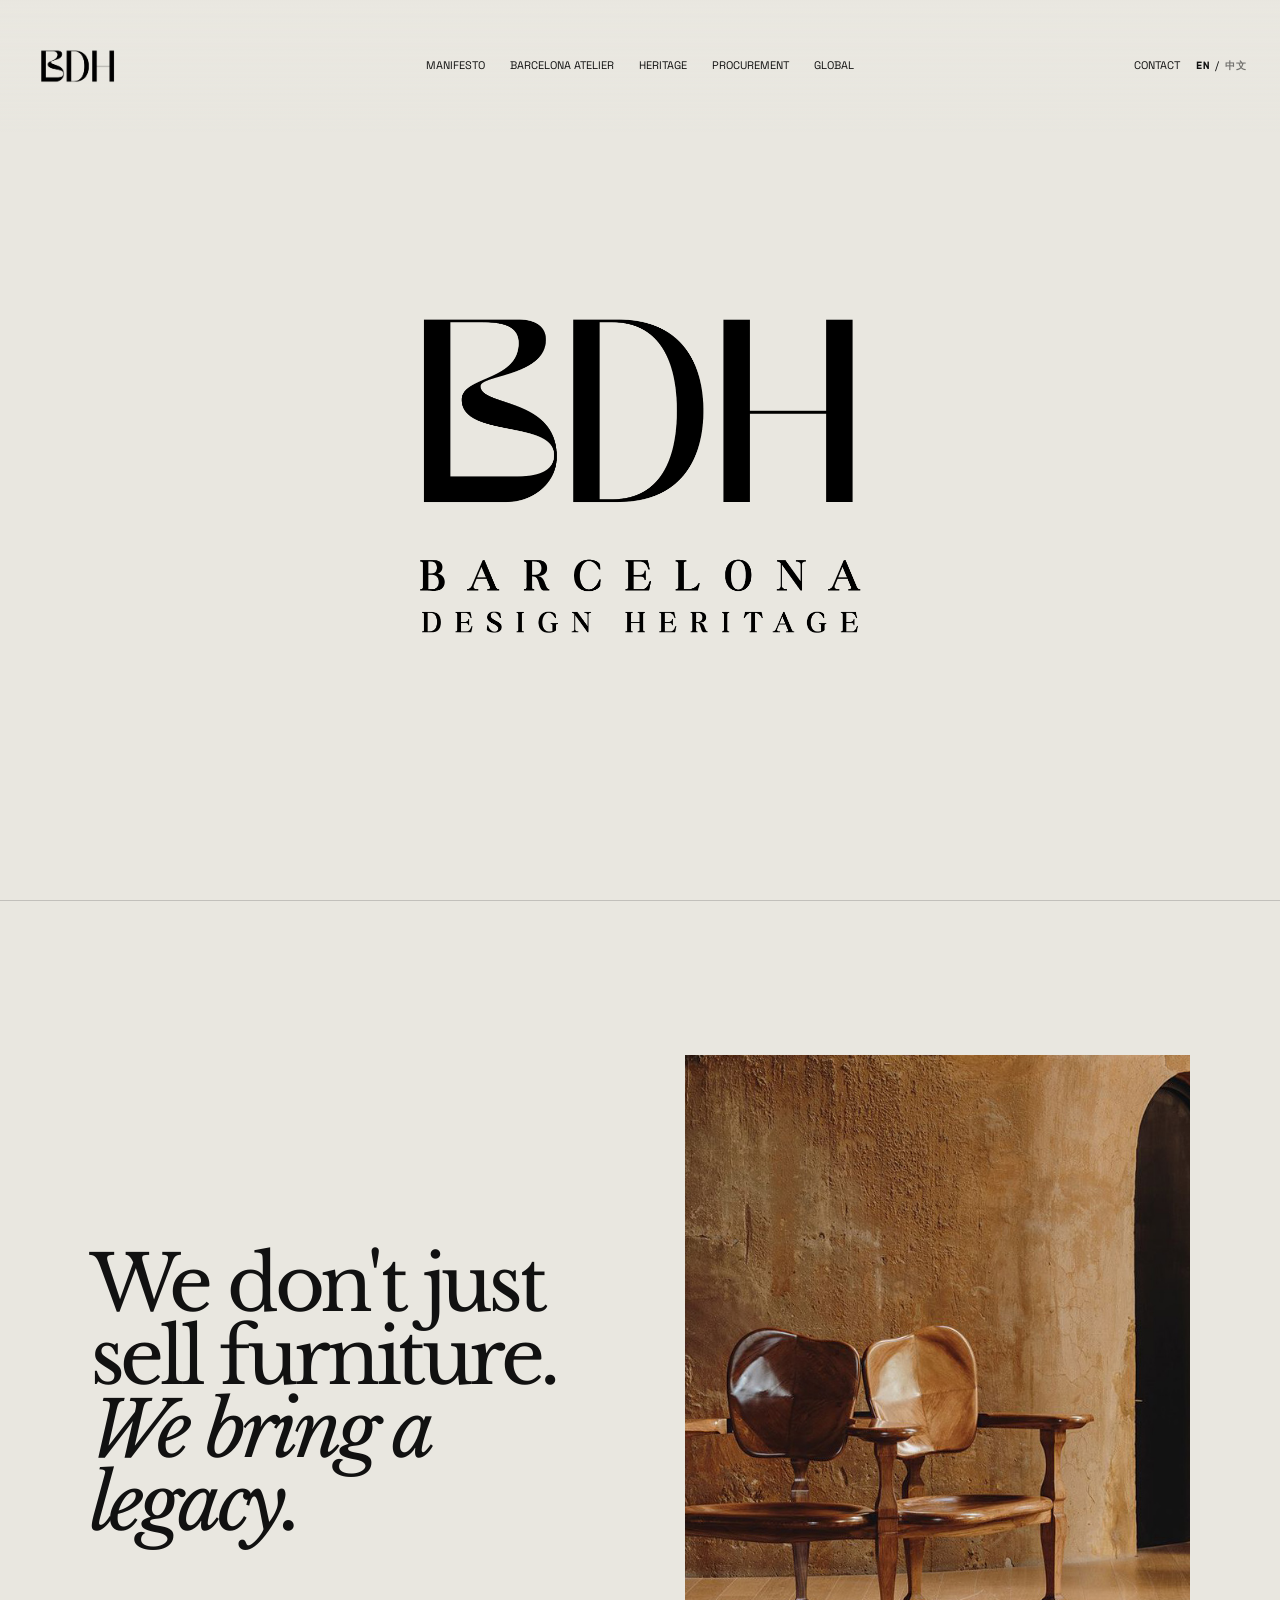
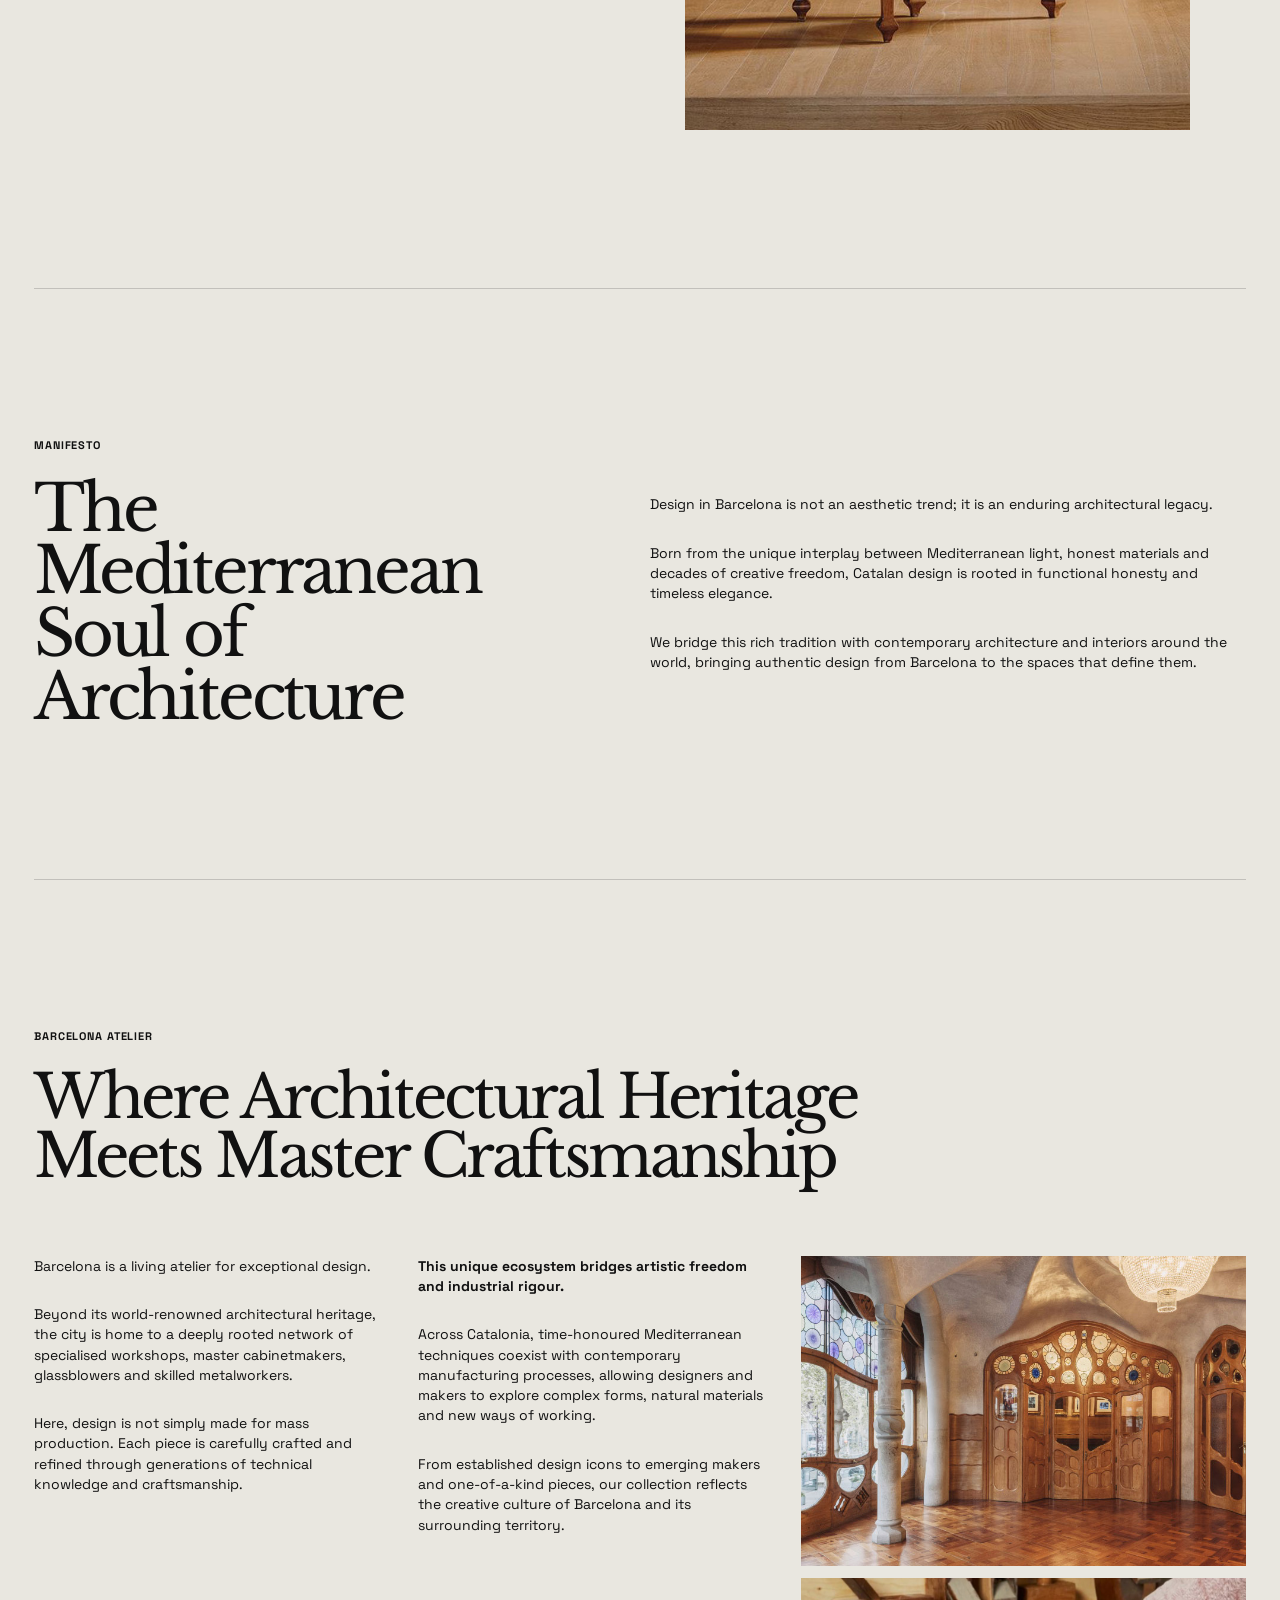
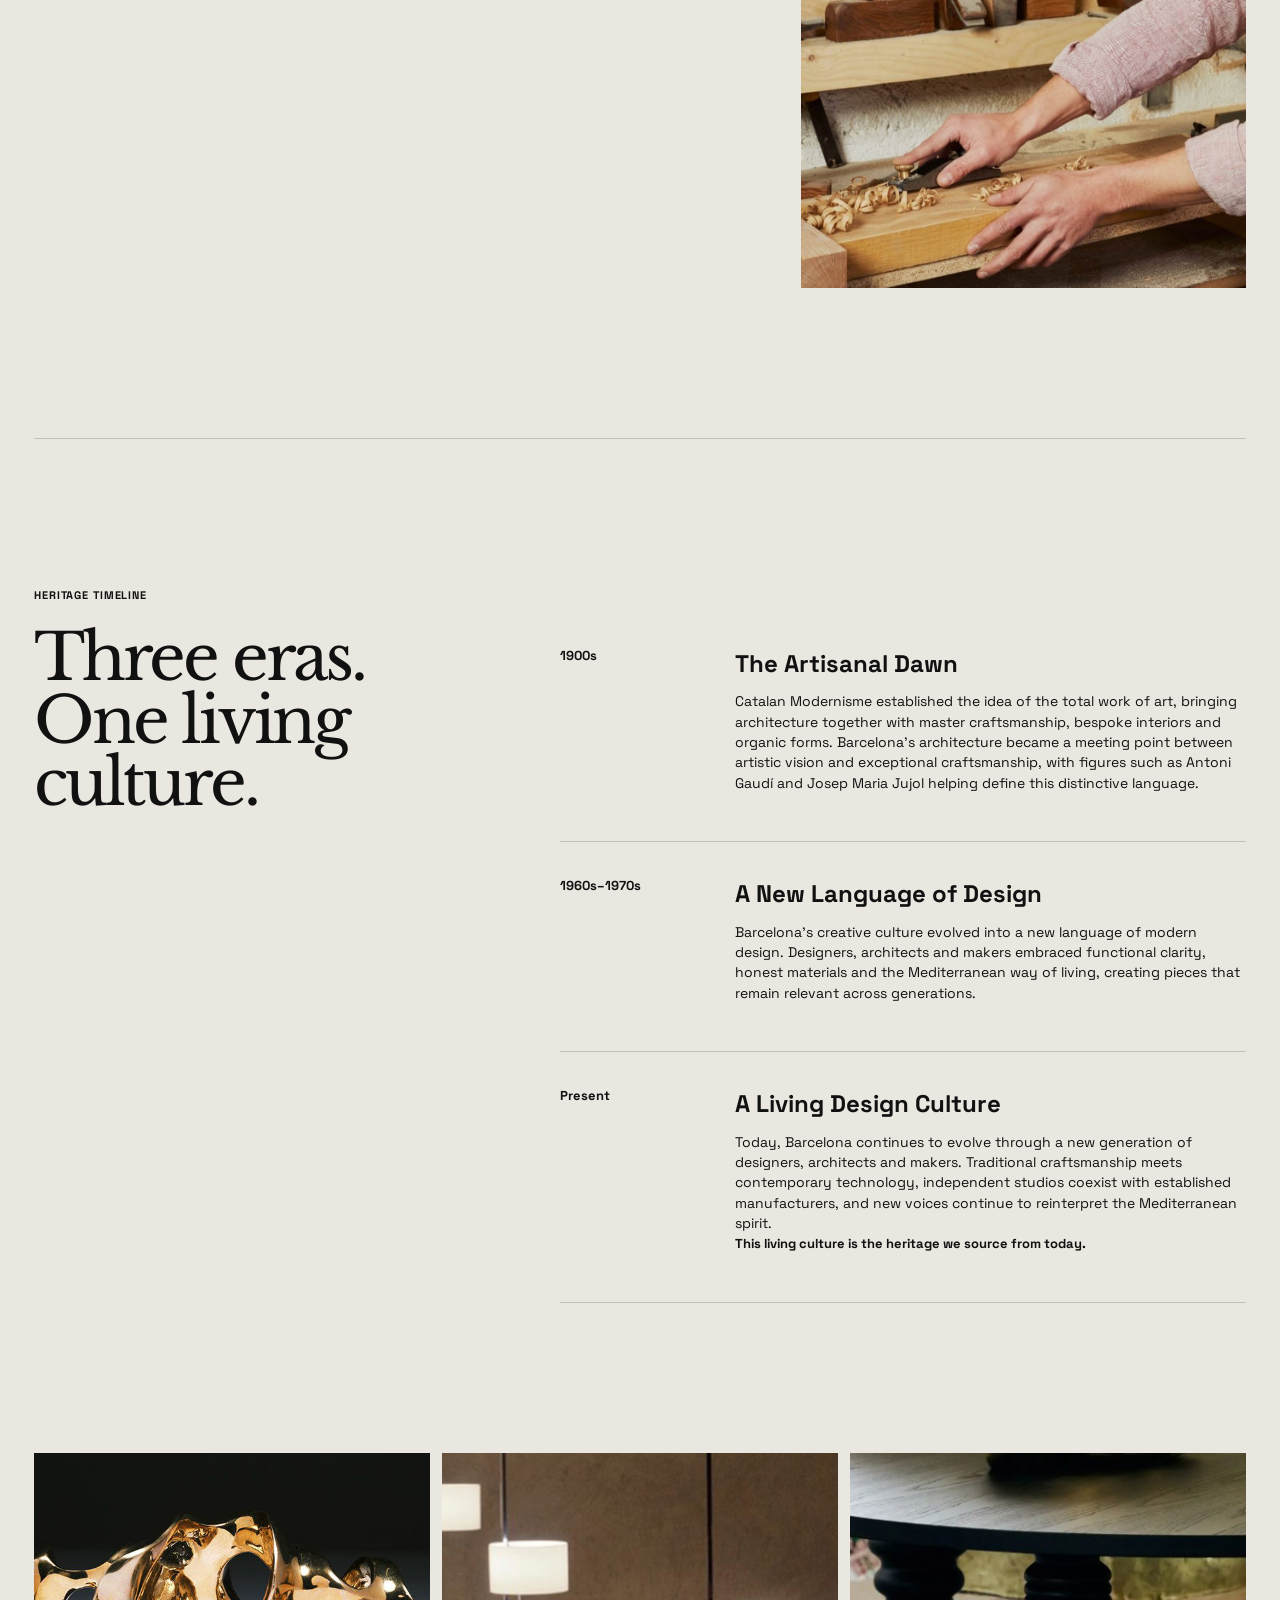
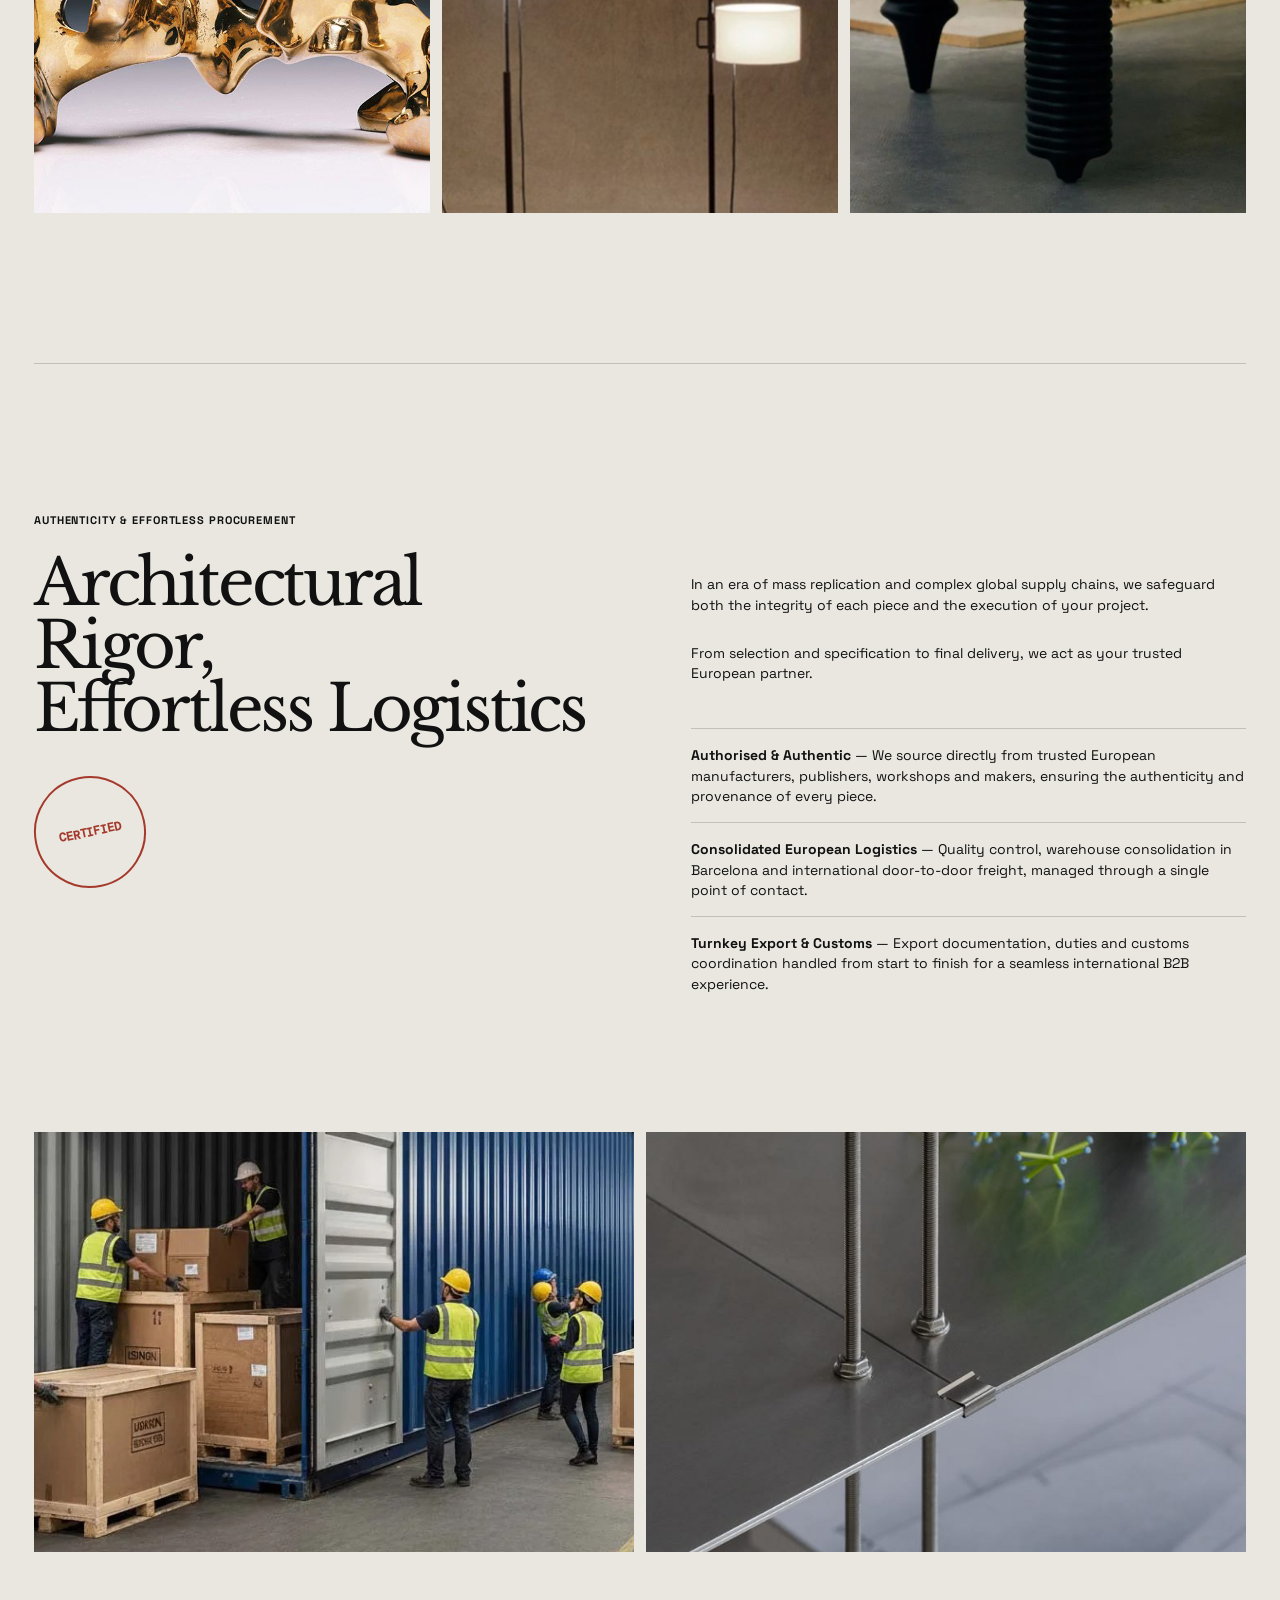
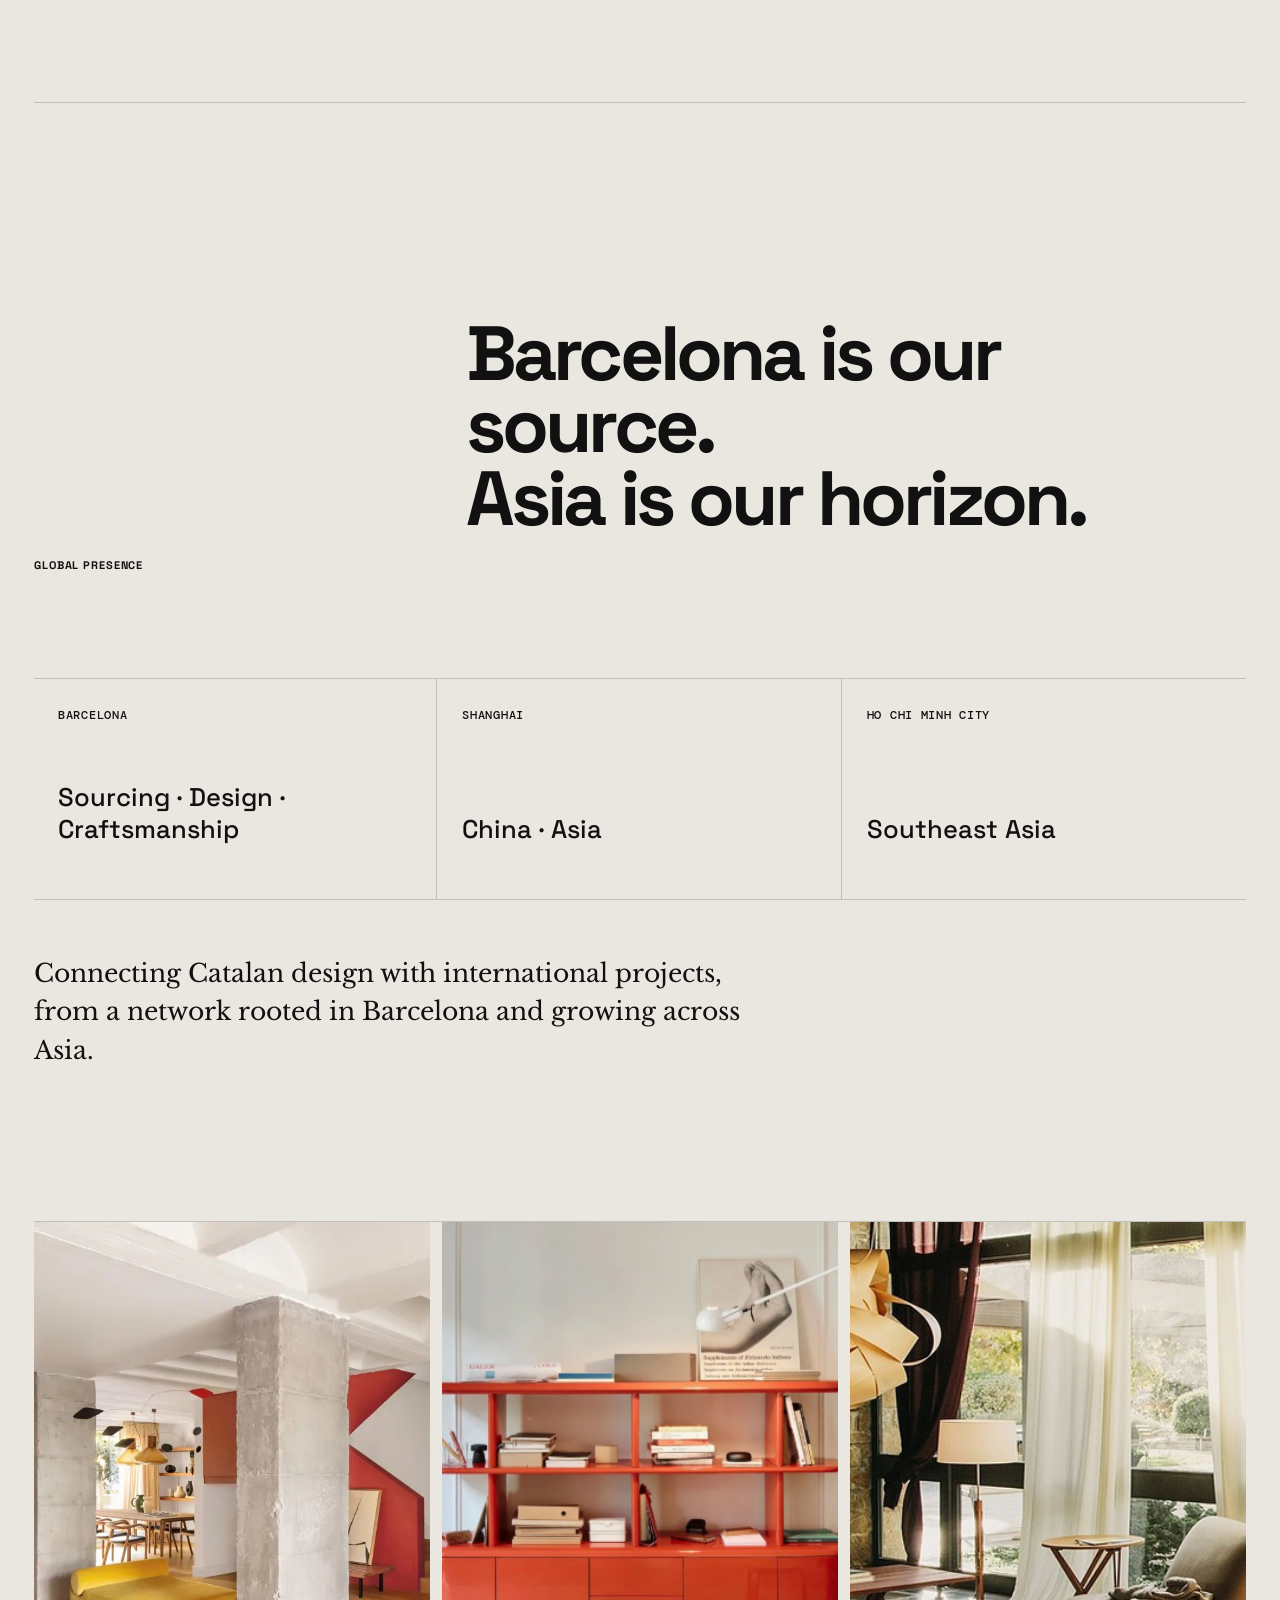
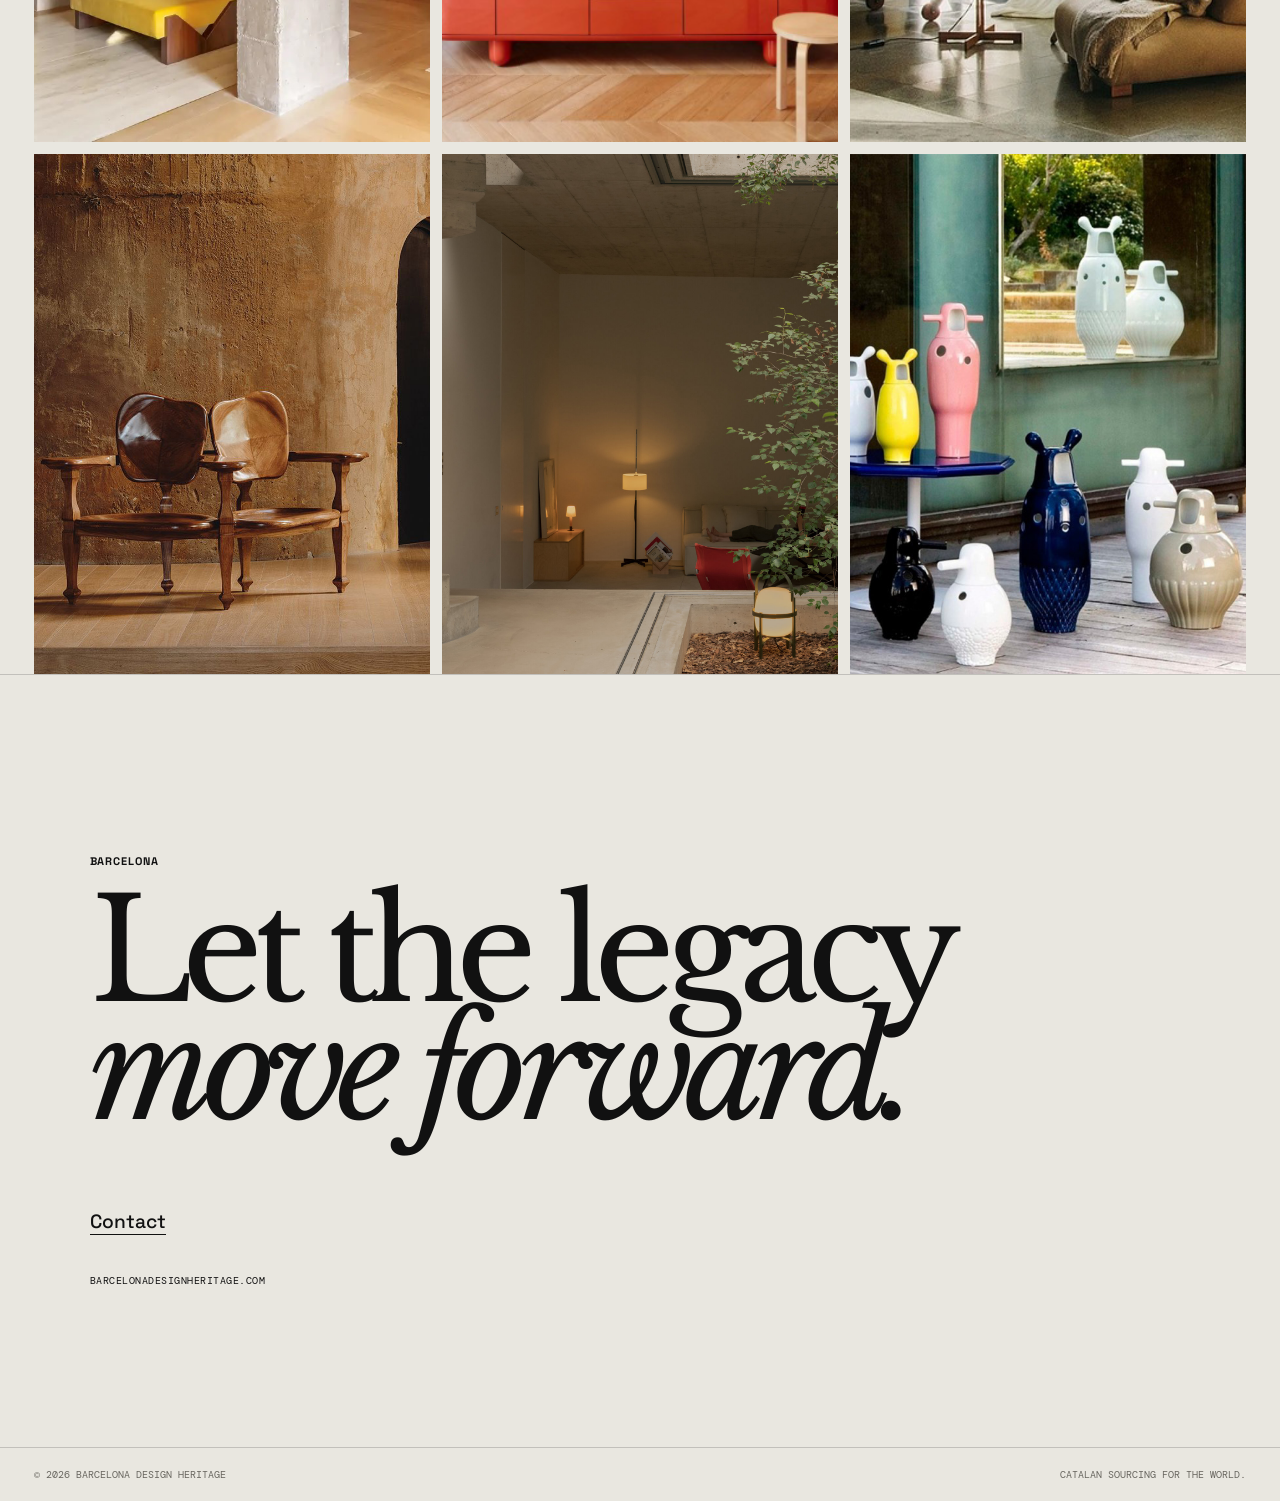
<file: index.html>
<!doctype html>
<html lang="en">
<head>
<meta charset="utf-8">
<meta name="viewport" content="width=device-width, initial-scale=1">
<meta name="description" content="Barcelona Design Heritage — Catalan sourcing for the world.">
<title>Barcelona Design Heritage</title>
<link rel="preconnect" href="https://fonts.googleapis.com">
<link rel="preconnect" href="https://fonts.gstatic.com" crossorigin>
<link href="https://fonts.googleapis.com/css2?family=DM+Mono:wght@400;500&family=Libre+Baskerville:wght@400&family=Space+Grotesk:wght@400;500;700&display=swap" rel="stylesheet">
<link rel="stylesheet" href="style.css">
<link rel="icon" type="image/png" href="images/favicon.png">
</head>
<body>
<header class="nav">
  <a href="#top" class="nav-logo"><img src="images/bdh-symbol.png" alt="Barcelona Design Heritage"></a>
  <nav>
    <a href="#manifesto">Manifesto</a>
    <a href="#atelier">Barcelona Atelier</a>
    <a href="#heritage">Heritage</a>
    <a href="#procurement">Procurement</a><a href="#global">Global</a>
  </nav>
  <div class="nav-actions"><a href="#contact" class="nav-contact">Contact</a><span class="lang"><span class="active">EN</span><span>/</span><a href="zh.html">中文</a></span></div>
</header>

<main id="top">
  <section class="hero">
    <img class="hero-lockup" src="images/bdh-lockup.png" alt="Barcelona Design Heritage">
  </section>

  <section class="statement">
    <h1>We don't just sell furniture.<br><em>We bring a legacy.</em></h1>
    <div class="statement-image">
      <img src="images/chairs.jpg" alt="Historic Catalan furniture in a warm architectural interior">
    </div>
  </section>

  <section id="manifesto" class="section split">
    <div class="section-title">
      <p class="kicker">MANIFESTO</p>
      <h2>The Mediterranean<br>Soul of Architecture</h2>
    </div>
    <div class="body-copy">
      <p>Design in Barcelona is not an aesthetic trend; it is an enduring architectural legacy.</p>
      <p>Born from the unique interplay between Mediterranean light, honest materials and decades of creative freedom, Catalan design is rooted in functional honesty and timeless elegance.</p>
      <p>We bridge this rich tradition with contemporary architecture and interiors around the world, bringing authentic design from Barcelona to the spaces that define them.</p>
    </div>
  </section>

  <section id="atelier" class="section atelier">
    <div class="atelier-head">
      <div>
        <p class="kicker">BARCELONA ATELIER</p>
        <h2>Where Architectural Heritage<br>Meets Master Craftsmanship</h2>
      </div>
    </div>
    <div class="atelier-grid">
      <div class="atelier-copy">
        <p>Barcelona is a living atelier for exceptional design.</p>
        <p>Beyond its world-renowned architectural heritage, the city is home to a deeply rooted network of specialised workshops, master cabinetmakers, glassblowers and skilled metalworkers.</p>
        <p>Here, design is not simply made for mass production. Each piece is carefully crafted and refined through generations of technical knowledge and craftsmanship.</p>
      </div>
      <div class="atelier-copy">
        <p><strong>This unique ecosystem bridges artistic freedom and industrial rigour.</strong></p>
        <p>Across Catalonia, time-honoured Mediterranean techniques coexist with contemporary manufacturing processes, allowing designers and makers to explore complex forms, natural materials and new ways of working.</p>
        <p>From established design icons to emerging makers and one-of-a-kind pieces, our collection reflects the creative culture of Barcelona and its surrounding territory.</p>
      </div>
      <div class="atelier-images">
        <img src="images/atelier.jpg" alt="Barcelona architectural heritage">
        <img src="images/craftsmanship.jpg" alt="Traditional craftsmanship">
      </div>
    </div>
  </section>

  <section id="heritage" class="section heritage">
    <div class="section-title">
      <p class="kicker">HERITAGE TIMELINE</p>
      <h2>Three eras.<br>One living culture.</h2>
    </div>
    <div class="timeline">
      <article><strong>1900s</strong><div><h3>The Artisanal Dawn</h3><p>Catalan Modernisme established the idea of the total work of art, bringing architecture together with master craftsmanship, bespoke interiors and organic forms. Barcelona's architecture became a meeting point between artistic vision and exceptional craftsmanship, with figures such as Antoni Gaudí and Josep Maria Jujol helping define this distinctive language.</p></div></article>
      <article><strong>1960s–1970s</strong><div><h3>A New Language of Design</h3><p>Barcelona's creative culture evolved into a new language of modern design. Designers, architects and makers embraced functional clarity, honest materials and the Mediterranean way of living, creating pieces that remain relevant across generations.</p></div></article>
      <article><strong>Present</strong><div><h3>A Living Design Culture</h3><p>Today, Barcelona continues to evolve through a new generation of designers, architects and makers. Traditional craftsmanship meets contemporary technology, independent studios coexist with established manufacturers, and new voices continue to reinterpret the Mediterranean spirit.</p><p><strong>This living culture is the heritage we source from today.</strong></p></div></article>
    </div>
    <div class="heritage-images">
      <img src="images/heritage-gold.jpg" alt="Sculptural contemporary design">
      <img src="images/heritage-lamps.jpg" alt="Classic Barcelona lighting">
      <img src="images/heritage-table.jpg" alt="Contemporary Catalan furniture">
    </div>
  </section>

  <section id="procurement" class="section procurement">
    <div class="procurement-title">
      <p class="kicker">AUTHENTICITY &amp; EFFORTLESS PROCUREMENT</p>
      <h2>Architectural Rigor,<br>Effortless Logistics</h2>
      <span class="certified">CERTIFIED</span>
    </div>
    <div class="procurement-copy">
      <p>In an era of mass replication and complex global supply chains, we safeguard both the integrity of each piece and the execution of your project.</p>
      <p>From selection and specification to final delivery, we act as your trusted European partner.</p>
      <ul>
        <li><b>Authorised &amp; Authentic</b> — We source directly from trusted European manufacturers, publishers, workshops and makers, ensuring the authenticity and provenance of every piece.</li>
        <li><b>Consolidated European Logistics</b> — Quality control, warehouse consolidation in Barcelona and international door-to-door freight, managed through a single point of contact.</li>
        <li><b>Turnkey Export &amp; Customs</b> — Export documentation, duties and customs coordination handled from start to finish for a seamless international B2B experience.</li>
      </ul>
    </div>
    <div class="procurement-images">
      <img src="images/logistics.jpg" alt="International logistics and transport">
      <img src="images/procurement-detail.jpg" alt="Architectural product detail">
    </div>
  </section>

<section id="global" class="section global-presence">
    <div class="global-intro">
      <p class="kicker">GLOBAL PRESENCE</p>
      <h2>Barcelona is our source.<br>Asia is our horizon.</h2>
    </div>
    <div class="global-grid">
      <article><span class="city">BARCELONA</span><h3>Sourcing · Design · Craftsmanship</h3></article>
      <article><span class="city">SHANGHAI</span><h3>China · Asia</h3></article>
      <article><span class="city">HO CHI MINH CITY</span><h3>Southeast Asia</h3></article>
    </div>
    <p class="global-closing">Connecting Catalan design with international projects, from a network rooted in Barcelona and growing across Asia.</p>
  </section>

  <section class="gallery">
    <div class="gallery-item tall"><img src="images/interior-01.jpg" alt="Barcelona interior"></div>
    <div class="gallery-item"><img src="images/interior-04.jpg" alt="Catalan furniture"></div>
    <div class="gallery-item tall"><img src="images/interior-03.jpg" alt="Mediterranean interior"></div>
    <div class="gallery-item"><img src="images/interior-05.jpg" alt="Contemporary interior"></div>
    <div class="gallery-item tall"><img src="images/interior-06.jpg" alt="Residential interior"></div>
    <div class="gallery-item"><img src="images/vases.jpg" alt="Catalan design objects"></div>
  </section>

  <section id="contact" class="contact">
    <p class="kicker">BARCELONA</p>
    <h2>Let the legacy<br><em>move forward.</em></h2>
    <a class="email" href="mailto:hello@barcelonadesignheritage.com">Contact</a>
    <p class="domain">BARCELONADESIGNHERITAGE.COM</p>
  </section>
</main>

<footer>
  <span>© 2026 Barcelona Design Heritage</span>
  <span>Catalan sourcing for the world.</span>
</footer>
</body>
</html>
</file>
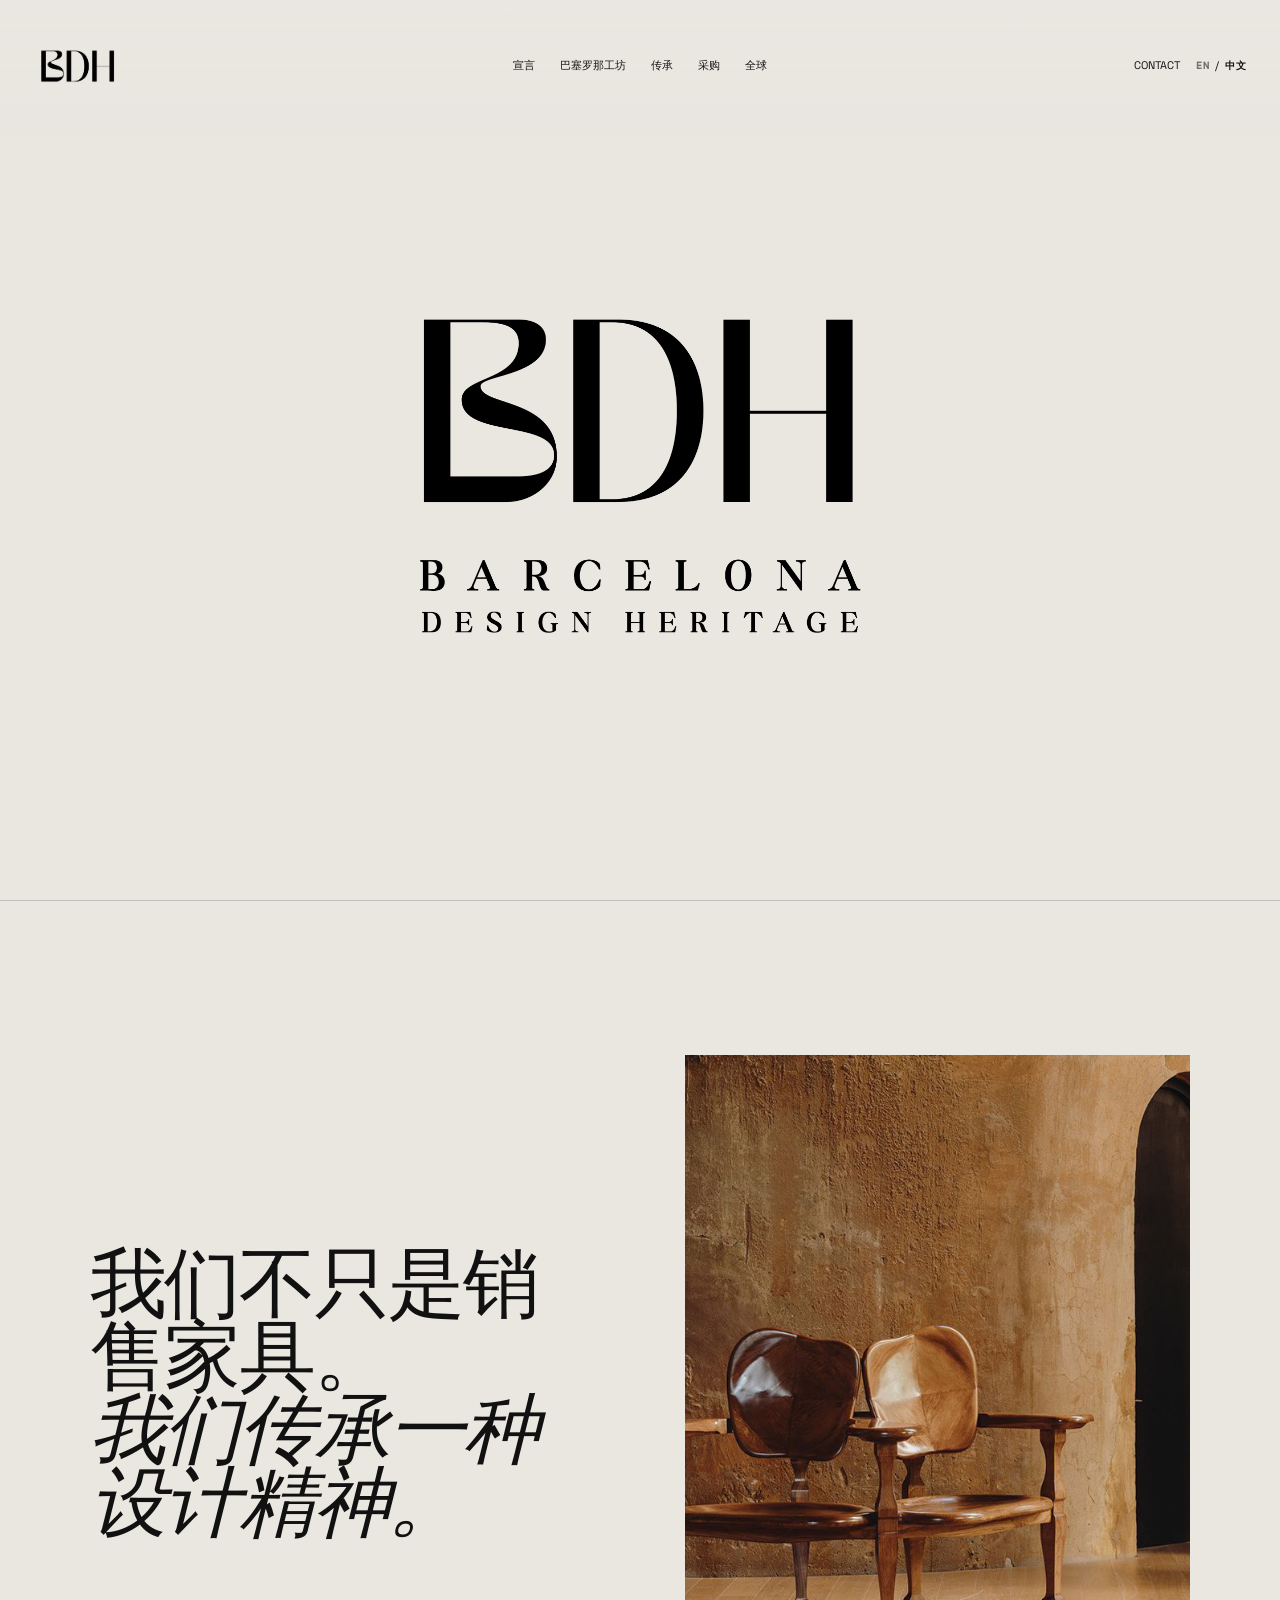
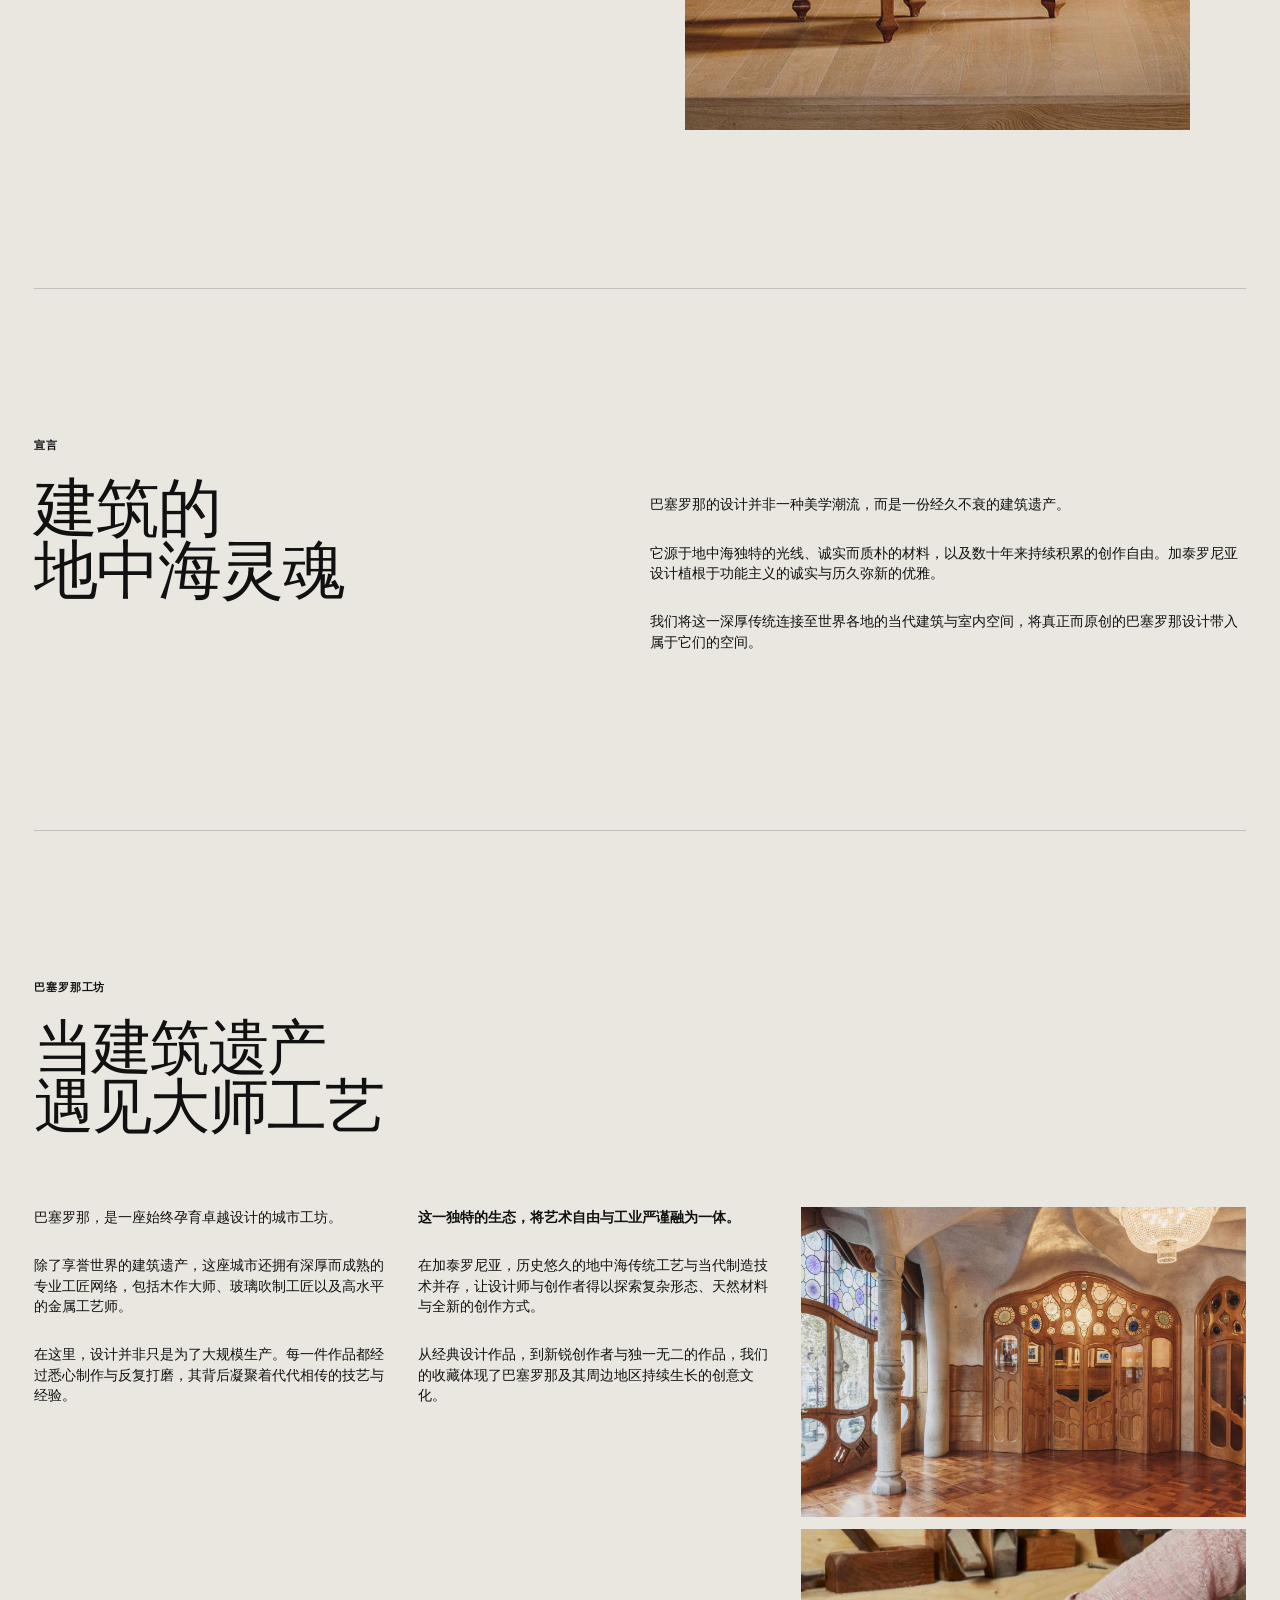
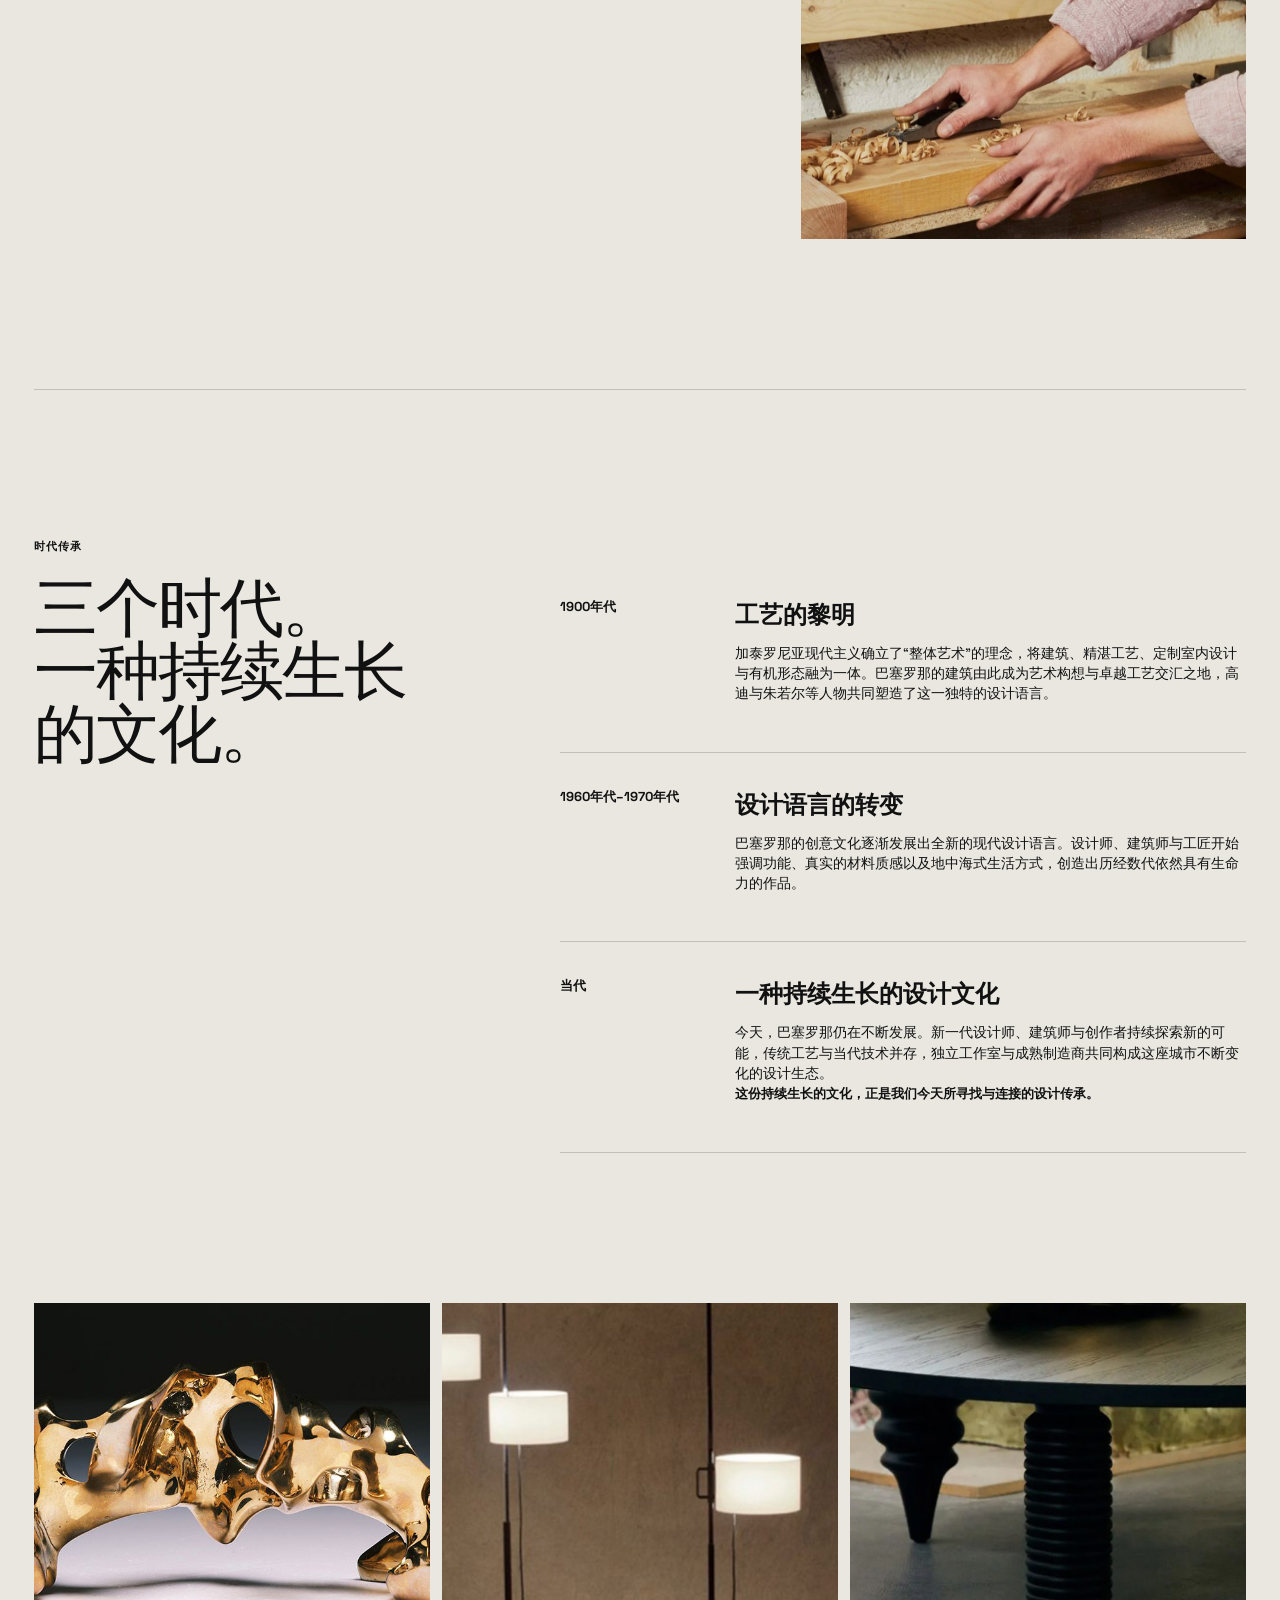
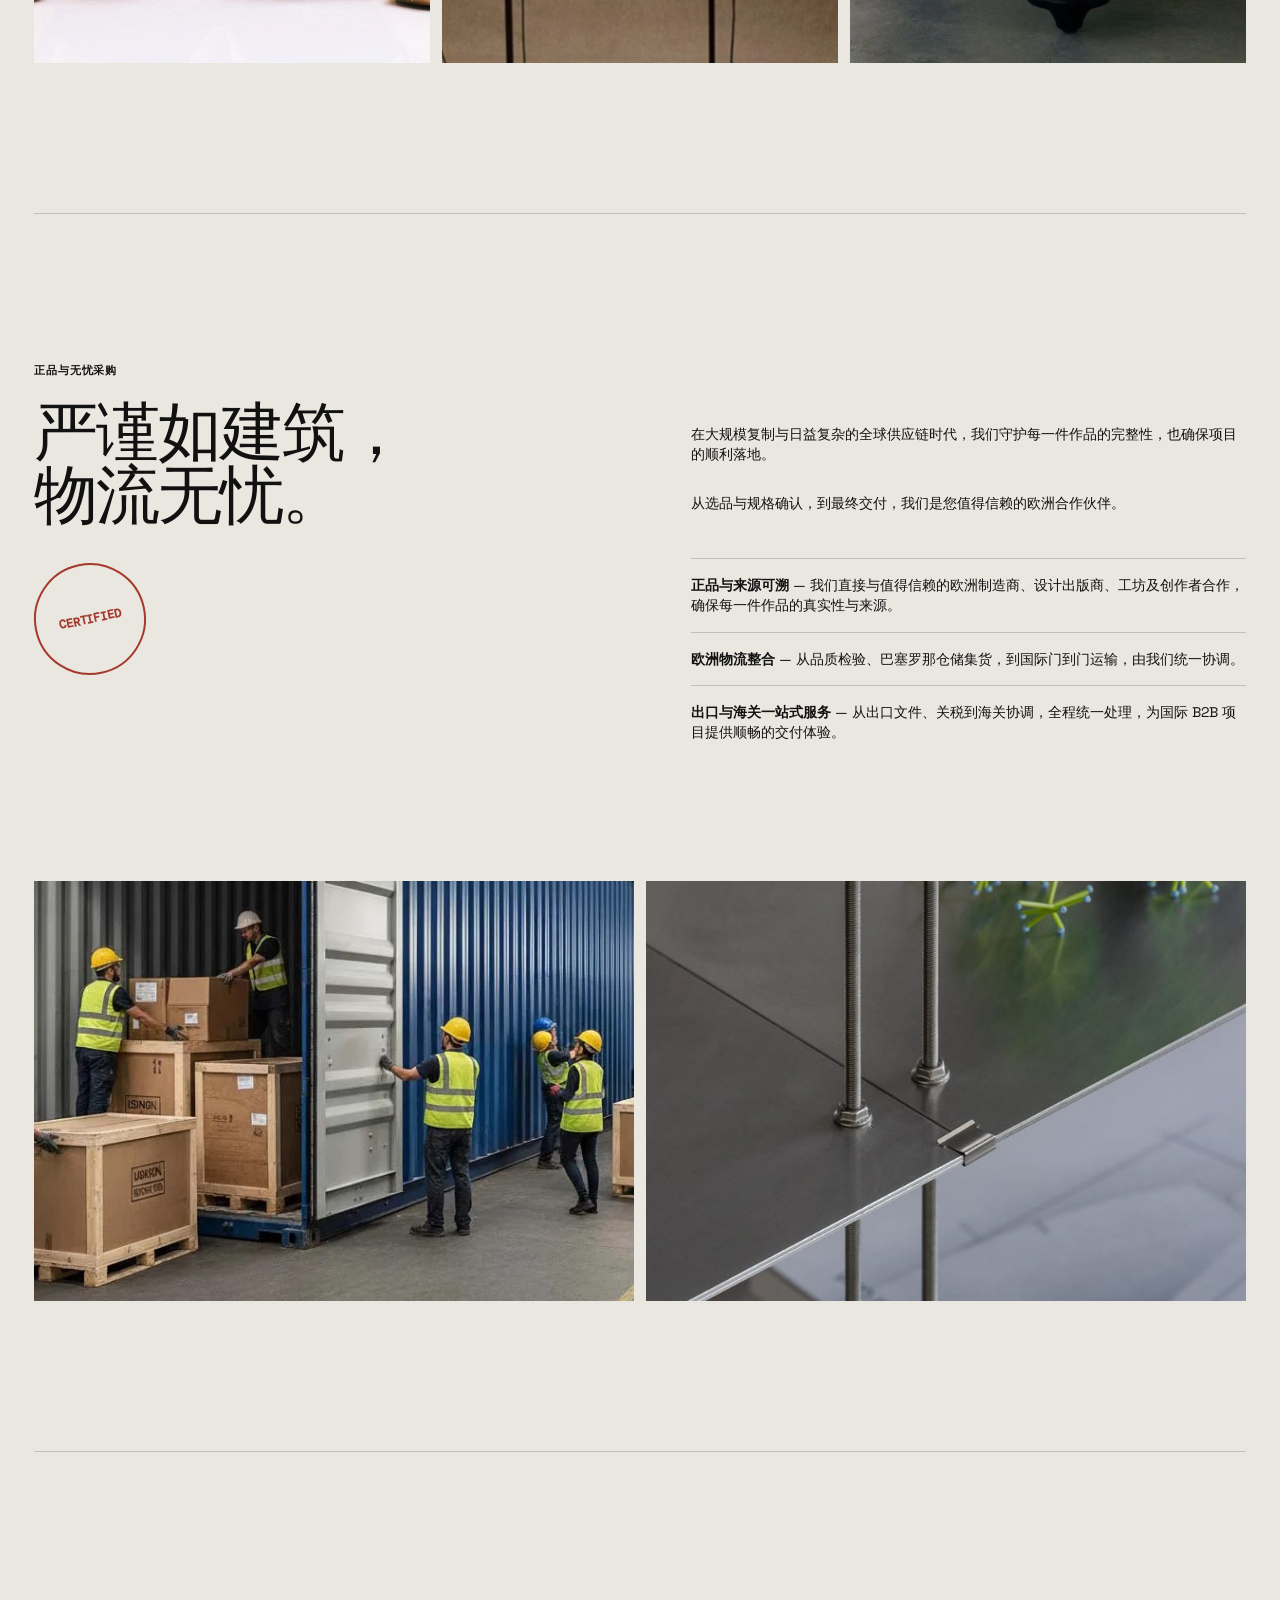
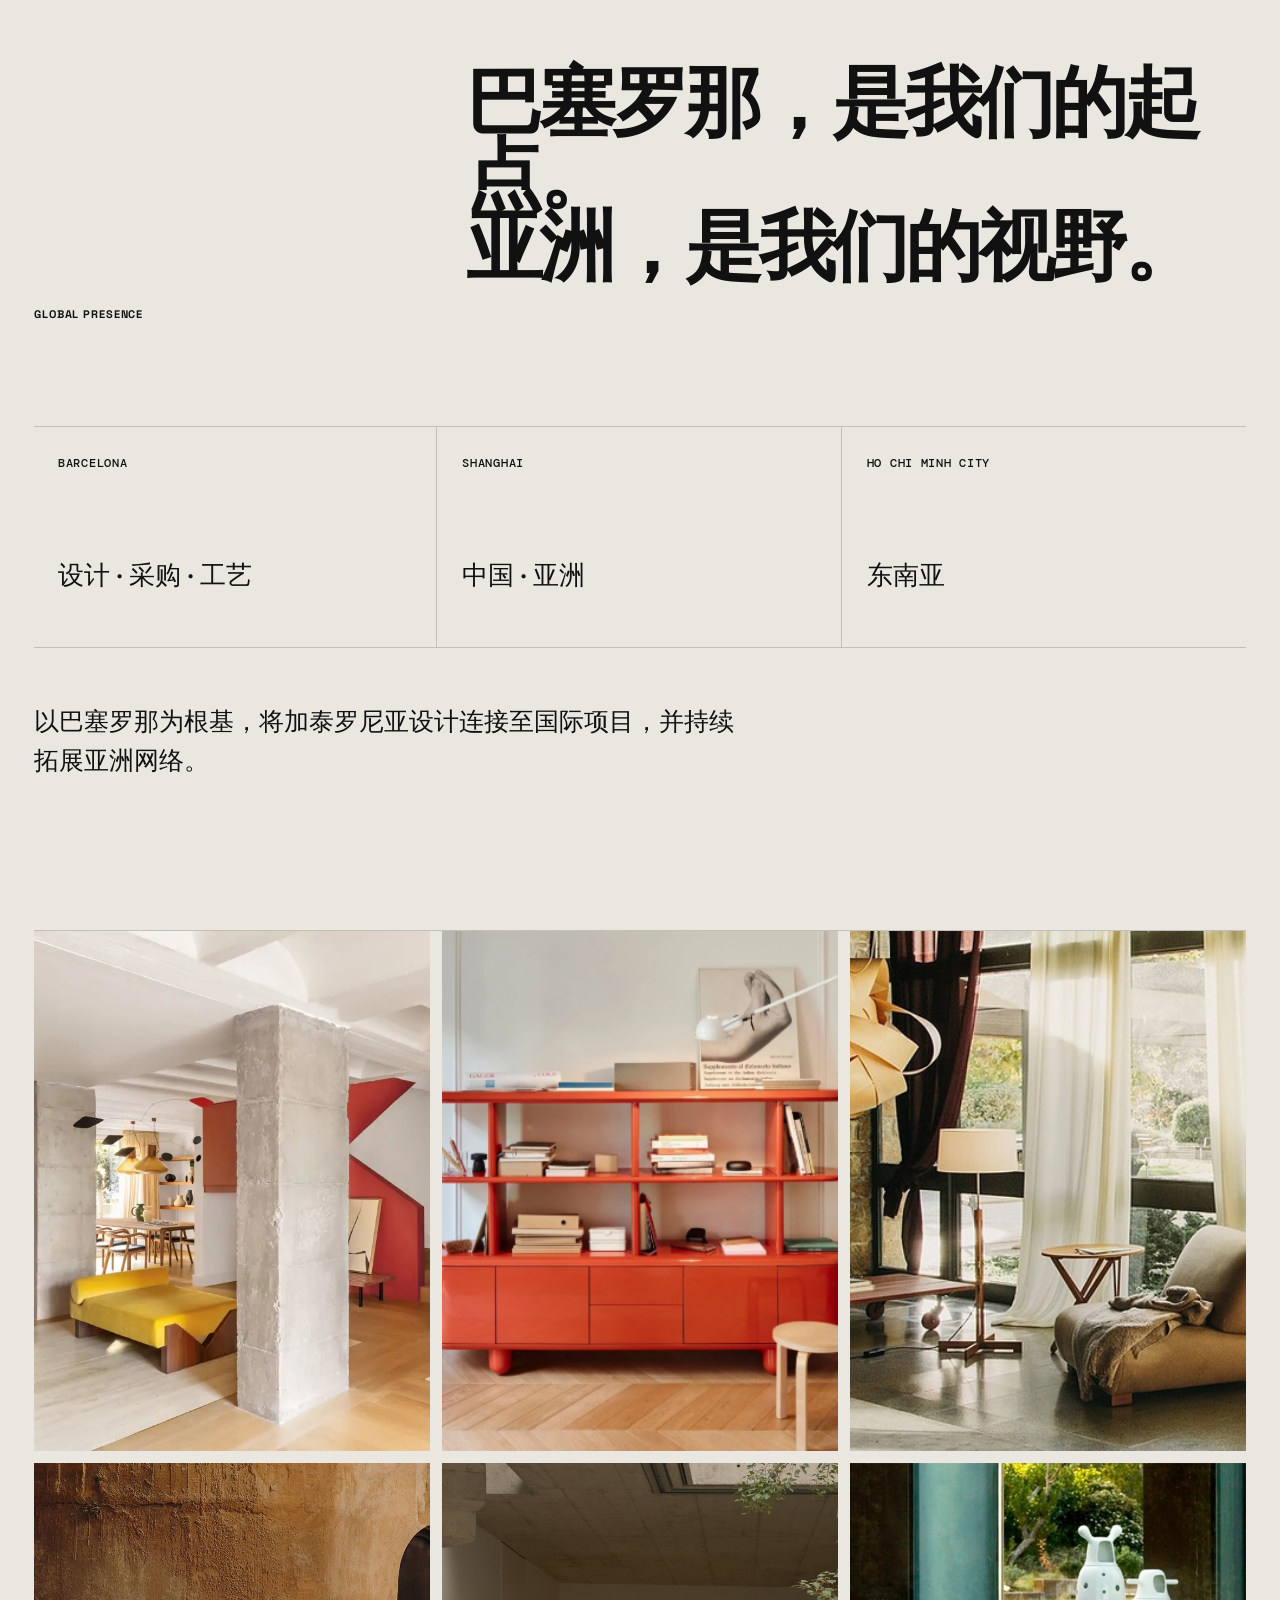
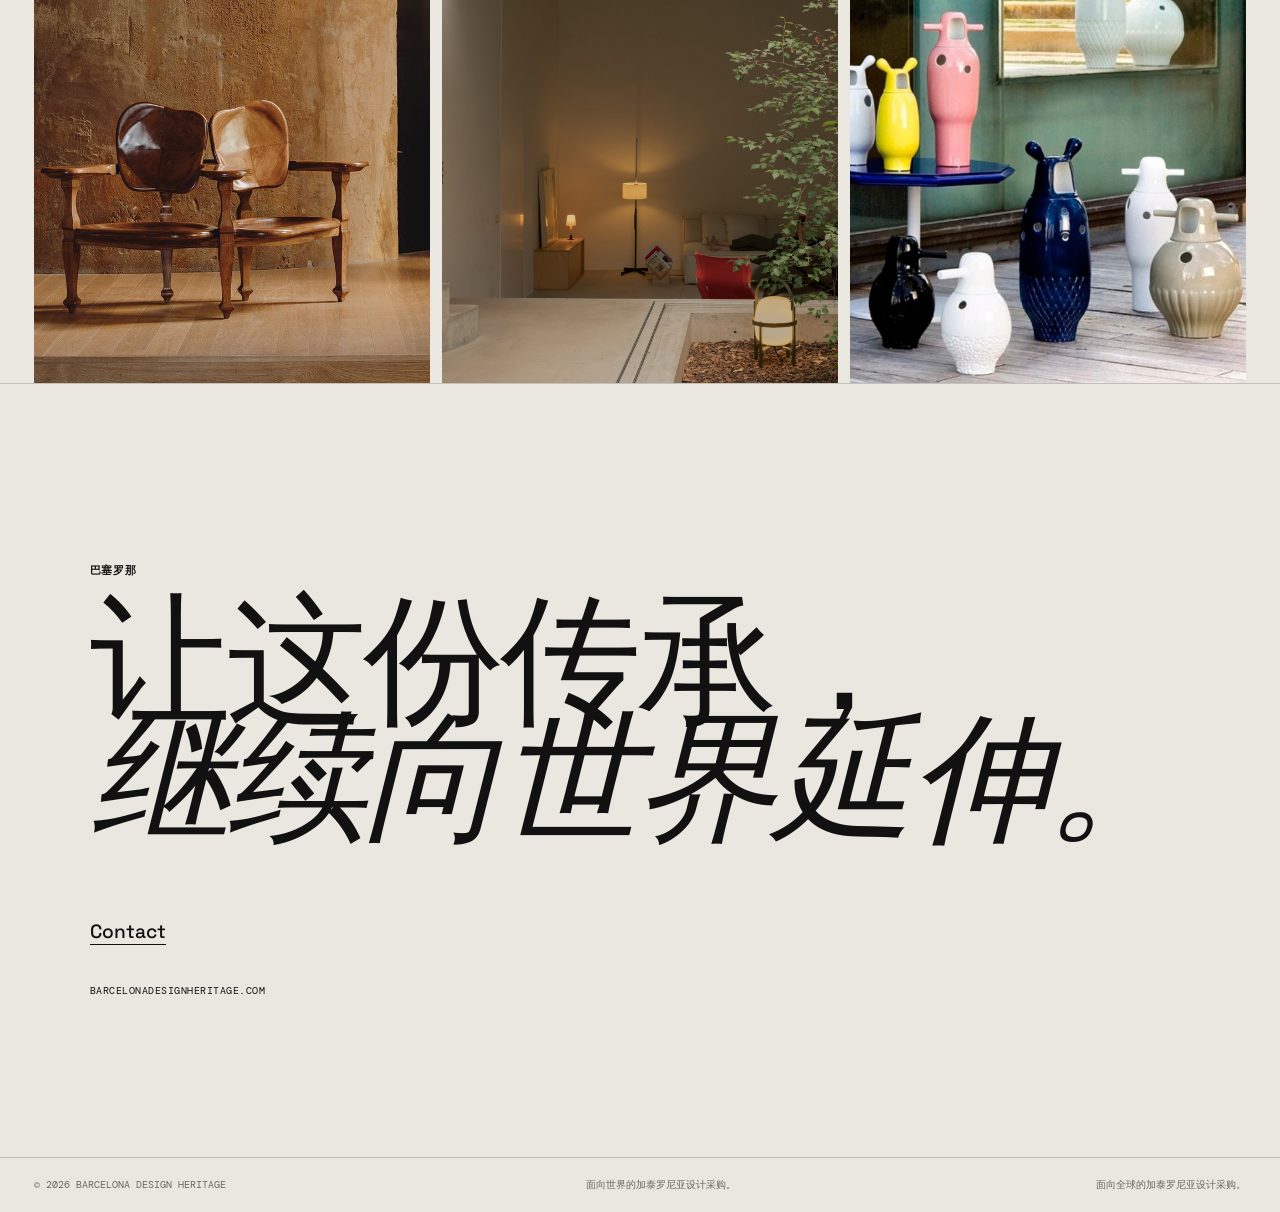
<file: zh.html>
<!doctype html>
<html lang="zh-CN">
<head>
<meta charset="utf-8">
<meta name="viewport" content="width=device-width, initial-scale=1">
<meta name="description" content="Barcelona Design Heritage — 面向全球的加泰罗尼亚设计采购。">
<title>Barcelona Design Heritage</title>
<link rel="preconnect" href="https://fonts.googleapis.com">
<link rel="preconnect" href="https://fonts.gstatic.com" crossorigin>
<link href="https://fonts.googleapis.com/css2?family=DM+Mono:wght@400;500&family=Libre+Baskerville:wght@400&family=Space+Grotesk:wght@400;500;700&display=swap" rel="stylesheet">
<link rel="stylesheet" href="style.css">
<link rel="icon" type="image/png" href="images/favicon.png">
</head>
<body>
<header class="nav">
  <a href="#top" class="nav-logo"><img src="images/bdh-symbol.png" alt="Barcelona Design Heritage"></a>
  <nav>
    <a href="#manifesto">宣言</a>
    <a href="#atelier">巴塞罗那工坊</a>
    <a href="#heritage">传承</a>
    <a href="#procurement">采购</a><a href="#global">全球</a>
  </nav>
  <div class="nav-actions"><a href="#contact" class="nav-contact">Contact</a><span class="lang"><a href="index.html">EN</a><span>/</span><span class="active">中文</span></span></div>
</header>

<main id="top">
  <section class="hero">
    <img class="hero-lockup" src="images/bdh-lockup.png" alt="Barcelona Design Heritage">
  </section>

  <section class="statement">
    <h1>我们不只是销售家具。<br><em>我们传承一种设计精神。</em></h1>
    <div class="statement-image">
      <img src="images/chairs.jpg" alt="经典加泰罗尼亚家具与温暖建筑空间">
    </div>
  </section>

  <section id="manifesto" class="section split">
    <div class="section-title">
      <p class="kicker">宣言</p>
      <h2>建筑的<br>地中海灵魂</h2>
    </div>
    <div class="body-copy">
      <p>巴塞罗那的设计并非一种美学潮流，而是一份经久不衰的建筑遗产。</p>
      <p>它源于地中海独特的光线、诚实而质朴的材料，以及数十年来持续积累的创作自由。加泰罗尼亚设计植根于功能主义的诚实与历久弥新的优雅。</p>
      <p>我们将这一深厚传统连接至世界各地的当代建筑与室内空间，将真正而原创的巴塞罗那设计带入属于它们的空间。</p>
    </div>
  </section>

  <section id="atelier" class="section atelier">
    <div class="atelier-head">
      <div>
        <p class="kicker">巴塞罗那工坊</p>
        <h2>当建筑遗产<br>遇见大师工艺</h2>
      </div>
    </div>
    <div class="atelier-grid">
      <div class="atelier-copy">
        <p>巴塞罗那，是一座始终孕育卓越设计的城市工坊。</p>
        <p>除了享誉世界的建筑遗产，这座城市还拥有深厚而成熟的专业工匠网络，包括木作大师、玻璃吹制工匠以及高水平的金属工艺师。</p>
        <p>在这里，设计并非只是为了大规模生产。每一件作品都经过悉心制作与反复打磨，其背后凝聚着代代相传的技艺与经验。</p>
      </div>
      <div class="atelier-copy">
        <p><strong>这一独特的生态，将艺术自由与工业严谨融为一体。</strong></p>
        <p>在加泰罗尼亚，历史悠久的地中海传统工艺与当代制造技术并存，让设计师与创作者得以探索复杂形态、天然材料与全新的创作方式。</p>
        <p>从经典设计作品，到新锐创作者与独一无二的作品，我们的收藏体现了巴塞罗那及其周边地区持续生长的创意文化。</p>
      </div>
      <div class="atelier-images">
        <img src="images/atelier.jpg" alt="巴塞罗那建筑遗产">
        <img src="images/craftsmanship.jpg" alt="传统工艺">
      </div>
    </div>
  </section>

  <section id="heritage" class="section heritage">
    <div class="section-title">
      <p class="kicker">时代传承</p>
      <h2>三个时代。<br>一种持续生长的文化。</h2>
    </div>
    <div class="timeline">
      <article><strong>1900年代</strong><div><h3>工艺的黎明</h3><p>加泰罗尼亚现代主义确立了“整体艺术”的理念，将建筑、精湛工艺、定制室内设计与有机形态融为一体。巴塞罗那的建筑由此成为艺术构想与卓越工艺交汇之地，高迪与朱若尔等人物共同塑造了这一独特的设计语言。</p></div></article>
      <article><strong>1960年代–1970年代</strong><div><h3>设计语言的转变</h3><p>巴塞罗那的创意文化逐渐发展出全新的现代设计语言。设计师、建筑师与工匠开始强调功能、真实的材料质感以及地中海式生活方式，创造出历经数代依然具有生命力的作品。</p></div></article>
      <article><strong>当代</strong><div><h3>一种持续生长的设计文化</h3><p>今天，巴塞罗那仍在不断发展。新一代设计师、建筑师与创作者持续探索新的可能，传统工艺与当代技术并存，独立工作室与成熟制造商共同构成这座城市不断变化的设计生态。</p><p><strong>这份持续生长的文化，正是我们今天所寻找与连接的设计传承。</strong></p></div></article>
    </div>
    <div class="heritage-images">
      <img src="images/heritage-gold.jpg" alt="雕塑感当代设计">
      <img src="images/heritage-lamps.jpg" alt="经典巴塞罗那灯具">
      <img src="images/heritage-table.jpg" alt="当代加泰罗尼亚家具">
    </div>
  </section>

  <section id="procurement" class="section procurement">
    <div class="procurement-title">
      <p class="kicker">正品与无忧采购</p>
      <h2>严谨如建筑，<br>物流无忧。</h2>
      <span class="certified">CERTIFIED</span>
    </div>
    <div class="procurement-copy">
      <p>在大规模复制与日益复杂的全球供应链时代，我们守护每一件作品的完整性，也确保项目的顺利落地。</p>
      <p>从选品与规格确认，到最终交付，我们是您值得信赖的欧洲合作伙伴。</p>
      <ul>
        <li><b>正品与来源可溯</b> — 我们直接与值得信赖的欧洲制造商、设计出版商、工坊及创作者合作，确保每一件作品的真实性与来源。</li>
        <li><b>欧洲物流整合</b> — 从品质检验、巴塞罗那仓储集货，到国际门到门运输，由我们统一协调。</li>
        <li><b>出口与海关一站式服务</b> — 从出口文件、关税到海关协调，全程统一处理，为国际 B2B 项目提供顺畅的交付体验。</li>
      </ul>
    </div>
    <div class="procurement-images">
      <img src="images/logistics.jpg" alt="国际物流与运输">
      <img src="images/procurement-detail.jpg" alt="建筑产品细节">
    </div>
  </section>

<section id="global" class="section global-presence">
    <div class="global-intro">
      <p class="kicker">GLOBAL PRESENCE</p>
      <h2>巴塞罗那，是我们的起点。<br>亚洲，是我们的视野。</h2>
    </div>
    <div class="global-grid">
      <article><span class="city">BARCELONA</span><h3>设计 · 采购 · 工艺</h3></article>
      <article><span class="city">SHANGHAI</span><h3>中国 · 亚洲</h3></article>
      <article><span class="city">HO CHI MINH CITY</span><h3>东南亚</h3></article>
    </div>
    <p class="global-closing">以巴塞罗那为根基，将加泰罗尼亚设计连接至国际项目，并持续拓展亚洲网络。</p>
  </section>

  <section class="gallery">
    <div class="gallery-item tall"><img src="images/interior-01.jpg" alt="巴塞罗那室内空间"></div>
    <div class="gallery-item"><img src="images/interior-04.jpg" alt="加泰罗尼亚家具"></div>
    <div class="gallery-item tall"><img src="images/interior-03.jpg" alt="地中海室内空间"></div>
    <div class="gallery-item"><img src="images/interior-05.jpg" alt="当代室内空间"></div>
    <div class="gallery-item tall"><img src="images/interior-06.jpg" alt="住宅室内空间"></div>
    <div class="gallery-item"><img src="images/vases.jpg" alt="加泰罗尼亚设计物件"></div>
  </section>

  <section id="contact" class="contact">
    <p class="kicker">巴塞罗那</p>
    <h2>让这份传承，<br><em>继续向世界延伸。</em></h2>
    <a class="email" href="mailto:hello@barcelonadesignheritage.com">Contact</a>
    <p class="domain">BARCELONADESIGNHERITAGE.COM</p>
  </section>
</main>

<footer>
  <span>© 2026 Barcelona Design Heritage</span><span>面向世界的加泰罗尼亚设计采购。</span>
  <span>面向全球的加泰罗尼亚设计采购。</span>
</footer>
</body>
</html>
</file>
<file: style.css>
@import url('https://fonts.googleapis.com/css2?family=DM+Mono:wght@400;500&family=Libre+Baskerville:ital@0;1&family=Space+Grotesk:wght@400;500;700&display=swap');

:root{--paper:#e9e7e0;--ink:#111;--muted:#696760;--line:rgba(17,17,17,.18);--red:#a53a2c;--max:1400px}

*{box-sizing:border-box}
html{scroll-behavior:smooth}

body{
  margin:0;
  background:var(--paper);
  color:var(--ink);
  font-family:"Space Grotesk",Arial,sans-serif;
  font-size:14px;
  line-height:1.45
}

.nav{
  position:fixed;
  z-index:20;
  top:0;
  left:0;
  right:0;
  display:grid;
  grid-template-columns:1fr auto 1fr;
  align-items:center;
  padding:22px 34px;
  font-size:11px;
  text-transform:uppercase;
  background:linear-gradient(var(--paper),rgba(233,231,224,.82),transparent)
}

.nav-logo{
  display:flex;
  align-items:center;
  text-decoration:none
}

.nav-logo img{
  display:block;
  width:160px;
  height:auto;
  max-height:62px;
  object-fit:contain
}

.nav nav{
  display:flex;
  gap:25px
}

.nav a{
  color:inherit;
  text-decoration:none
}

.nav-actions{
  justify-self:end;
  display:flex;
  align-items:center;
  gap:16px
}

.nav-contact{display:inline-block}

.lang{
  display:flex;
  align-items:center;
  gap:6px
}

.lang a,.lang .active{
  font:700 10px "DM Mono",monospace;
  letter-spacing:.04em;
  line-height:1
}

.lang a{opacity:.55}
.lang .active{opacity:1}

.hero{
  min-height:100svh;
  display:flex;
  align-items:center;
  justify-content:center;
  padding:100px 24px 50px
}

.hero-lockup{
  display:block;
  width:min(300px,58vw);
  height:auto
}

.statement{
  min-height:100svh;
  padding:12vw 7vw;
  display:grid;
  grid-template-columns:1fr 1fr;
  gap:7vw;
  align-items:center;
  border-top:1px solid var(--line)
}

.kicker{
  font:700 11px/1.2 "Space Grotesk",sans-serif;
  letter-spacing:.08em;
  margin:0 0 25px
}

.statement h1{
  font:400 clamp(44px,6vw,92px)/.95 "Libre Baskerville",serif;
  letter-spacing:-.055em;
  margin:0
}

.statement h1 em,.contact h2 em{font-style:italic}

.statement-image img{
  width:100%;
  height:min(75vh,760px);
  object-fit:cover
}

.section{
  width:min(var(--max),calc(100% - 68px));
  margin:auto;
  padding:150px 0;
  border-top:1px solid var(--line)
}

.split{
  display:grid;
  grid-template-columns:.9fr 1.1fr;
  gap:10vw
}

.section-title h2,.atelier-head h2,.procurement-title h2{
  font:400 clamp(42px,5vw,74px)/.98 "Libre Baskerville",serif;
  letter-spacing:-.05em;
  margin:0
}

.body-copy{
  max-width:660px;
  padding-top:55px
}

.body-copy p,.atelier-copy p,.procurement-copy p{
  margin:0 0 28px
}

.cn{font-family:Arial,sans-serif}

.atelier-head{
  display:flex;
  justify-content:space-between;
  gap:30px;
  align-items:flex-end;
  margin-bottom:70px
}

.atelier-head h2{
  font-size:clamp(40px,4.7vw,70px)
}

.atelier-grid{
  display:grid;
  grid-template-columns:1fr 1fr 1.25fr;
  gap:28px
}

.atelier-images{
  display:grid;
  gap:12px
}

.atelier-images img{
  width:100%;
  height:310px;
  object-fit:cover
}

.heritage{
  display:grid;
  grid-template-columns:.75fr 1.25fr;
  gap:9vw
}

.timeline{padding-top:58px}

.timeline article{
  display:grid;
  grid-template-columns:150px 1fr;
  gap:25px;
  padding:0 0 48px;
  border-bottom:1px solid var(--line);
  margin-bottom:35px
}

.timeline strong{font-size:13px}

.timeline h3{
  font-size:24px;
  margin:0 0 10px
}

.timeline p{
  margin:0;
  max-width:650px
}

.heritage-images{
  grid-column:1/-1;
  display:grid;
  grid-template-columns:1fr 1fr 1fr;
  gap:12px
}

.heritage-images img{
  width:100%;
  height:360px;
  object-fit:cover
}

.procurement{
  display:grid;
  grid-template-columns:1fr 1fr;
  gap:8vw;
  position:relative
}

.procurement-title{position:relative}

.procurement-copy{padding-top:60px}

.procurement-copy ul{
  list-style:none;
  padding:0;
  margin:45px 0 0
}

.procurement-copy li{
  padding:16px 0;
  border-top:1px solid var(--line)
}

.certified{
  display:inline-grid;
  place-items:center;
  border:2px solid var(--red);
  color:var(--red);
  width:112px;
  height:112px;
  border-radius:50%;
  font:700 12px "DM Mono",monospace;
  transform:rotate(-12deg);
  margin-top:35px
}

.procurement-images{
  grid-column:1/-1;
  display:grid;
  grid-template-columns:1fr 1fr;
  gap:12px;
  margin-top:20px
}

.procurement-images img{
  width:100%;
  height:420px;
  object-fit:cover
}

.gallery{
  display:grid;
  grid-template-columns:repeat(3,1fr);
  gap:12px;
  padding:0 34px
}

.gallery-item img{
  width:100%;
  height:520px;
  object-fit:cover;
  display:block
}

.contact{
  padding:180px 7vw 150px;
  border-top:1px solid var(--line)
}

.contact h2{
  font:400 clamp(68px,11vw,165px)/.84 "Libre Baskerville",serif;
  letter-spacing:-.07em;
  margin:0 0 80px
}

.email{
  font:500 clamp(15px,1.5vw,20px) "Space Grotesk",sans-serif;
  color:var(--ink);
  text-decoration:none;
  border-bottom:1px solid var(--ink)
}

.domain{
  font:10px "DM Mono",monospace;
  margin-top:40px;
  letter-spacing:.05em
}

footer{
  display:flex;
  justify-content:space-between;
  border-top:1px solid var(--line);
  padding:20px 34px;
  font:10px "DM Mono",monospace;
  color:var(--muted);
  text-transform:uppercase
}

@media(max-width:800px){

  .nav{
    grid-template-columns:1fr auto;
    padding:17px 18px
  }

  .nav-logo img{
    width:135px;
    max-height:54px
  }

  .nav nav{display:none}

  .nav-actions{
    gap:10px
  }

  .lang{
    gap:4px
  }

  .statement,.split,.heritage,.procurement{
    grid-template-columns:1fr
  }

  .statement{
    padding:100px 18px;
    min-height:auto
  }

  .statement-image{order:2}

  .statement-image img{height:70vh}

  .section{
    width:calc(100% - 36px);
    padding:100px 0
  }

  .body-copy,.procurement-copy{padding-top:35px}

  .atelier-grid{grid-template-columns:1fr}

  .atelier-head{
    display:block;
    margin-bottom:45px
  }

  .heritage-images{grid-template-columns:1fr 1fr}

  .heritage-images img{height:280px}

  .heritage-images img:last-child{
    grid-column:1/-1;
    height:360px
  }

  .procurement-images{grid-template-columns:1fr}

  .procurement-images img{height:300px}

  .gallery{
    grid-template-columns:1fr 1fr;
    padding:0 18px
  }

  .gallery-item img,.gallery-item.tall img{height:300px}

  .contact{padding:120px 18px}

  .contact h2{margin-bottom:55px}

  footer{
    padding:18px;
    display:block
  }

  footer span{
    display:block;
    margin:4px 0
  }
}

html[lang="zh-CN"] body{
  font-family:"Space Grotesk","Noto Sans CJK SC","PingFang SC","Microsoft YaHei",Arial,sans-serif
}

html[lang="zh-CN"] .section-title h2,
html[lang="zh-CN"] .atelier-head h2,
html[lang="zh-CN"] .procurement-title h2,
html[lang="zh-CN"] .statement h1,
html[lang="zh-CN"] .contact h2{
  font-family:"Noto Serif CJK SC","Songti SC","SimSun",serif;
  letter-spacing:-.03em
}

html[lang="zh-CN"] .timeline h3{
  font-family:"Noto Sans CJK SC","PingFang SC","Microsoft YaHei",Arial,sans-serif
}

.global-presence{
  border-top:1px solid var(--line);
  border-bottom:1px solid var(--line)
}

.global-intro{
  display:flex;
  justify-content:space-between;
  align-items:flex-end;
  gap:40px
}

.global-intro h2{
  font-size:clamp(42px,6vw,82px);
  line-height:.94;
  letter-spacing:-.05em;
  max-width:780px
}

.global-grid{
  display:grid;
  grid-template-columns:repeat(3,1fr);
  gap:1px;
  margin-top:80px;
  border-top:1px solid var(--line);
  border-bottom:1px solid var(--line)
}

.global-grid article{
  min-height:220px;
  padding:28px 24px;
  display:flex;
  flex-direction:column;
  justify-content:space-between;
  border-right:1px solid var(--line)
}

.global-grid article:last-child{border-right:0}

.global-grid .city{
  font:500 12px "DM Mono",monospace;
  letter-spacing:.06em
}

.global-grid h3{
  font:500 clamp(18px,2vw,26px) "Space Grotesk",sans-serif;
  max-width:280px
}

.global-closing{
  max-width:720px;
  margin:55px 0 0;
  font:400 clamp(18px,2vw,25px) "Libre Baskerville",serif;
  line-height:1.55
}

@media(max-width:800px){

  .global-intro{display:block}

  .global-grid{
    grid-template-columns:1fr;
    margin-top:45px
  }

  .global-grid article{
    min-height:150px;
    border-right:0;
    border-bottom:1px solid var(--line)
  }

  .global-grid article:last-child{border-bottom:0}

  .global-closing{margin-top:35px}
}

/* FINAL LOGO SIZING — keep these values */
.nav-logo img{
  display:block !important;
  width:88px !important;
  max-width:88px !important;
  height:auto !important;
  max-height:88px !important;
  object-fit:contain !important;
}

.hero-lockup{
  display:block !important;
  width:520px !important;
  max-width:80vw !important;
  height:auto !important;
}
</file>
